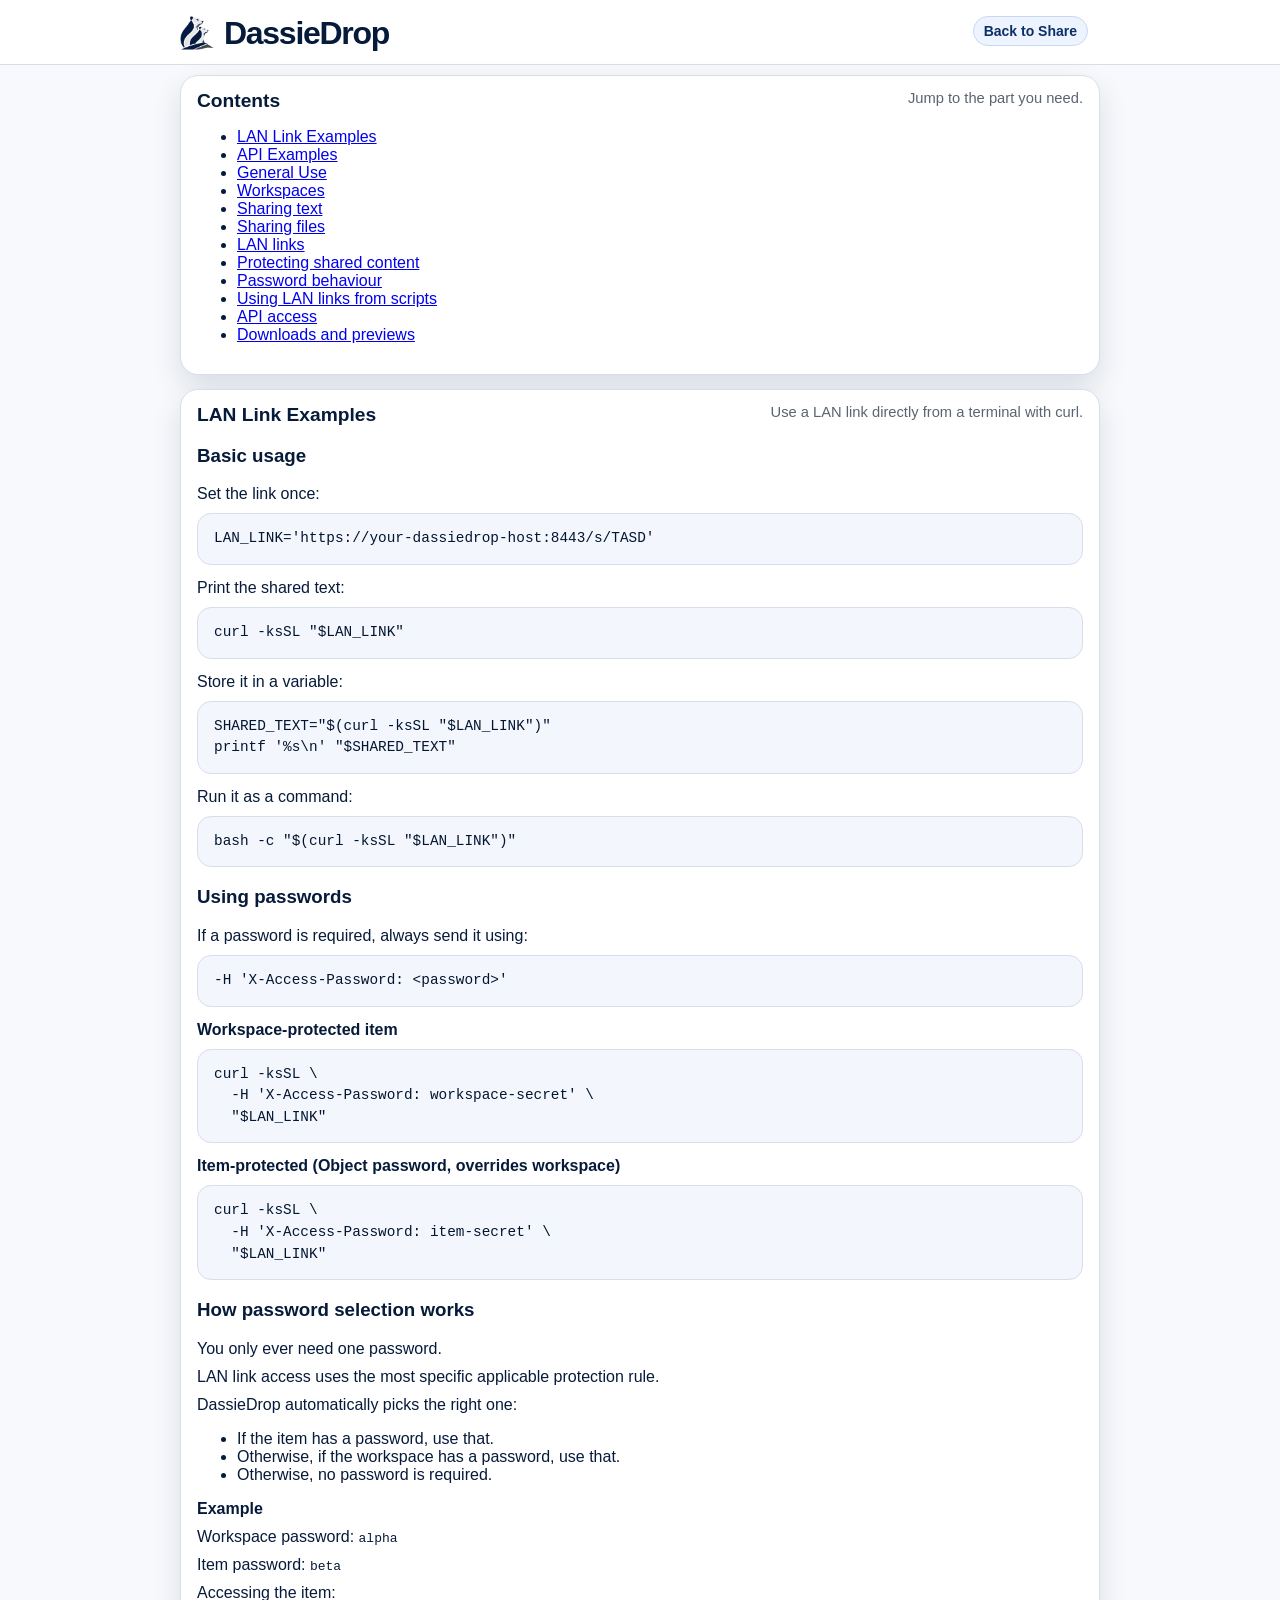
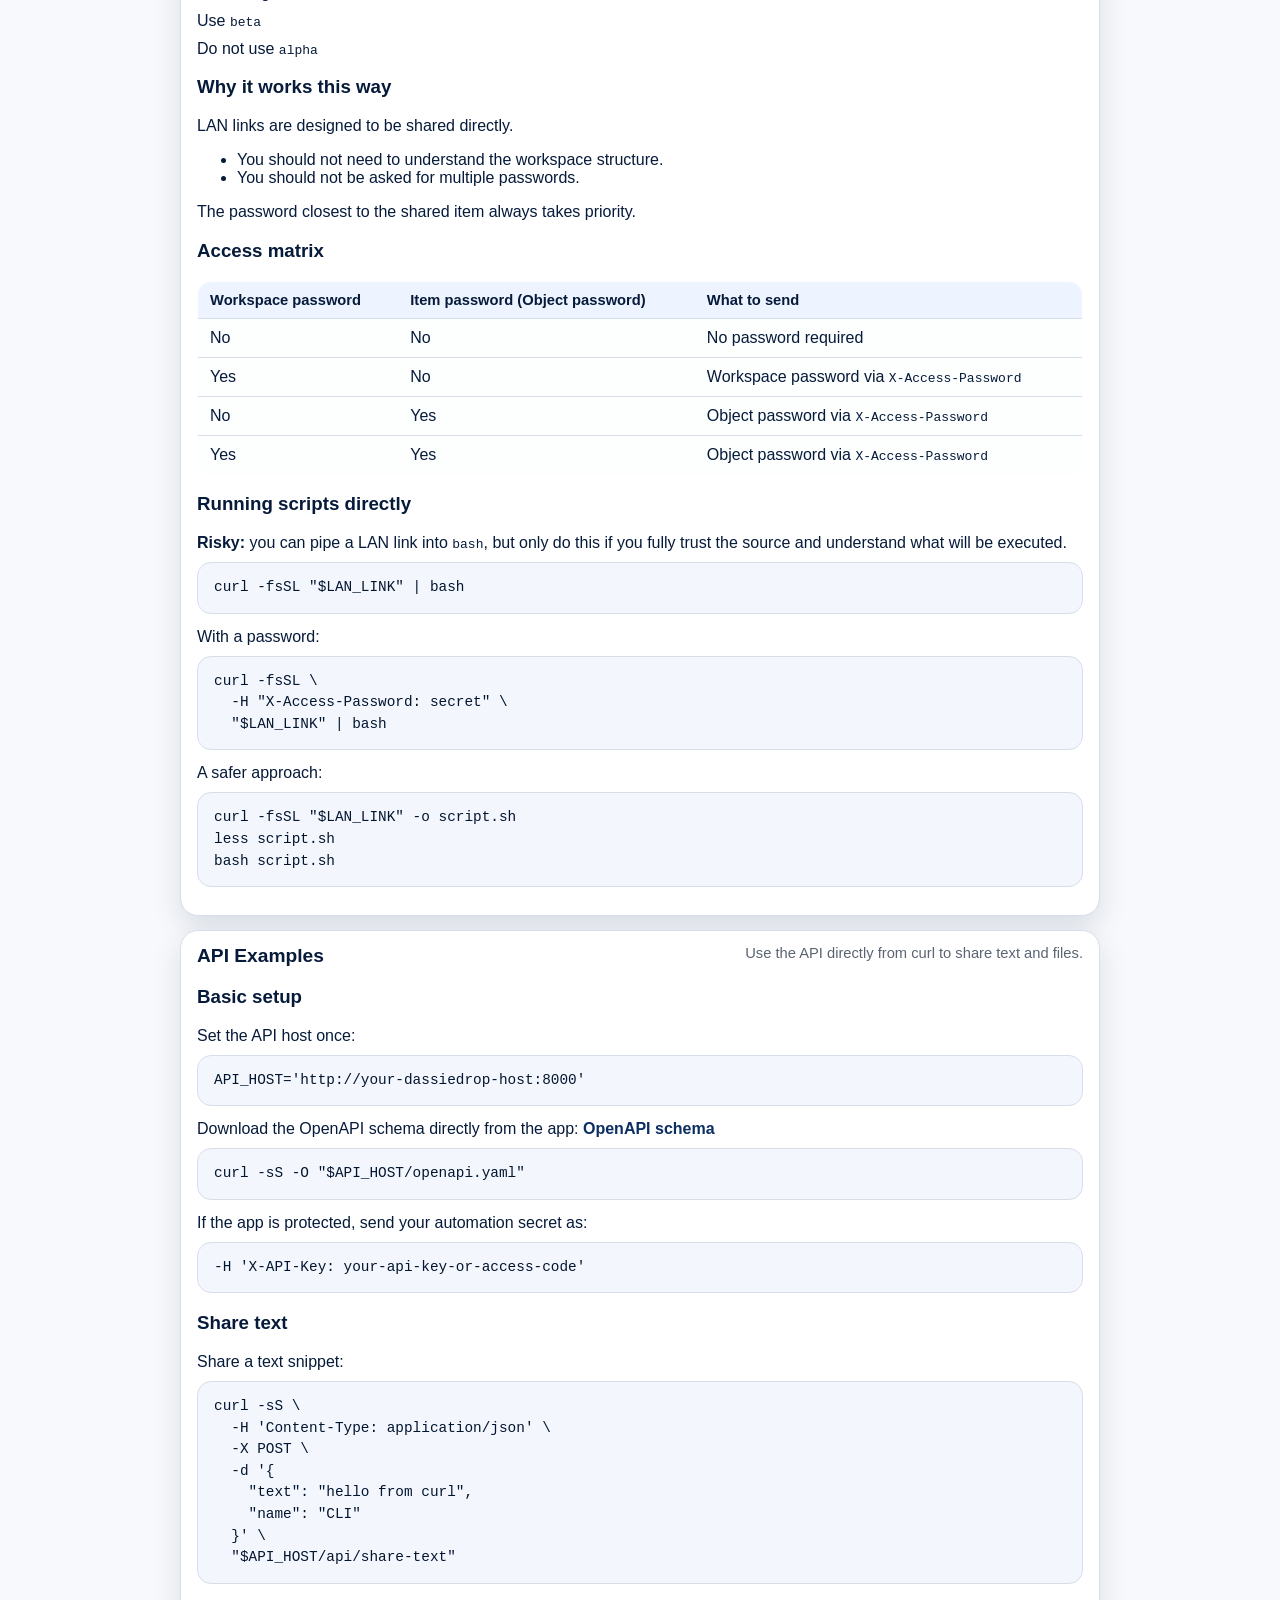
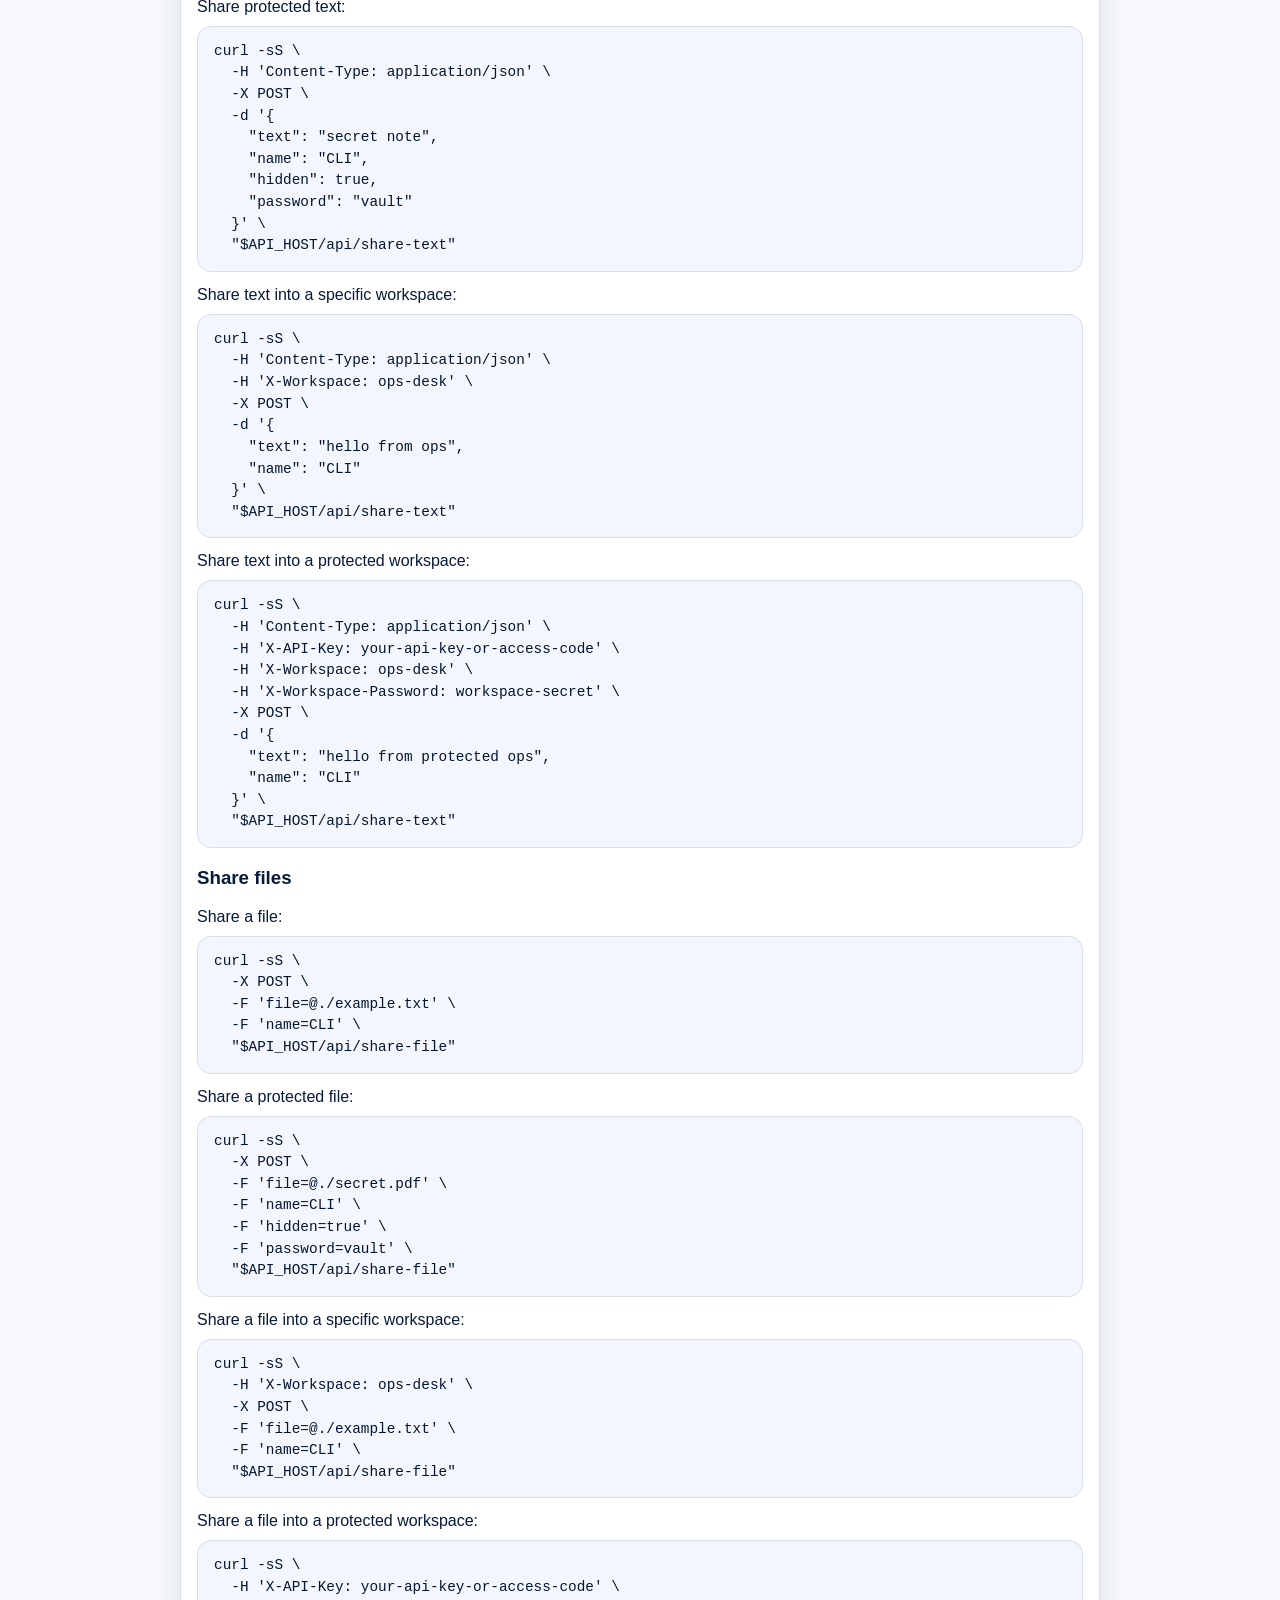
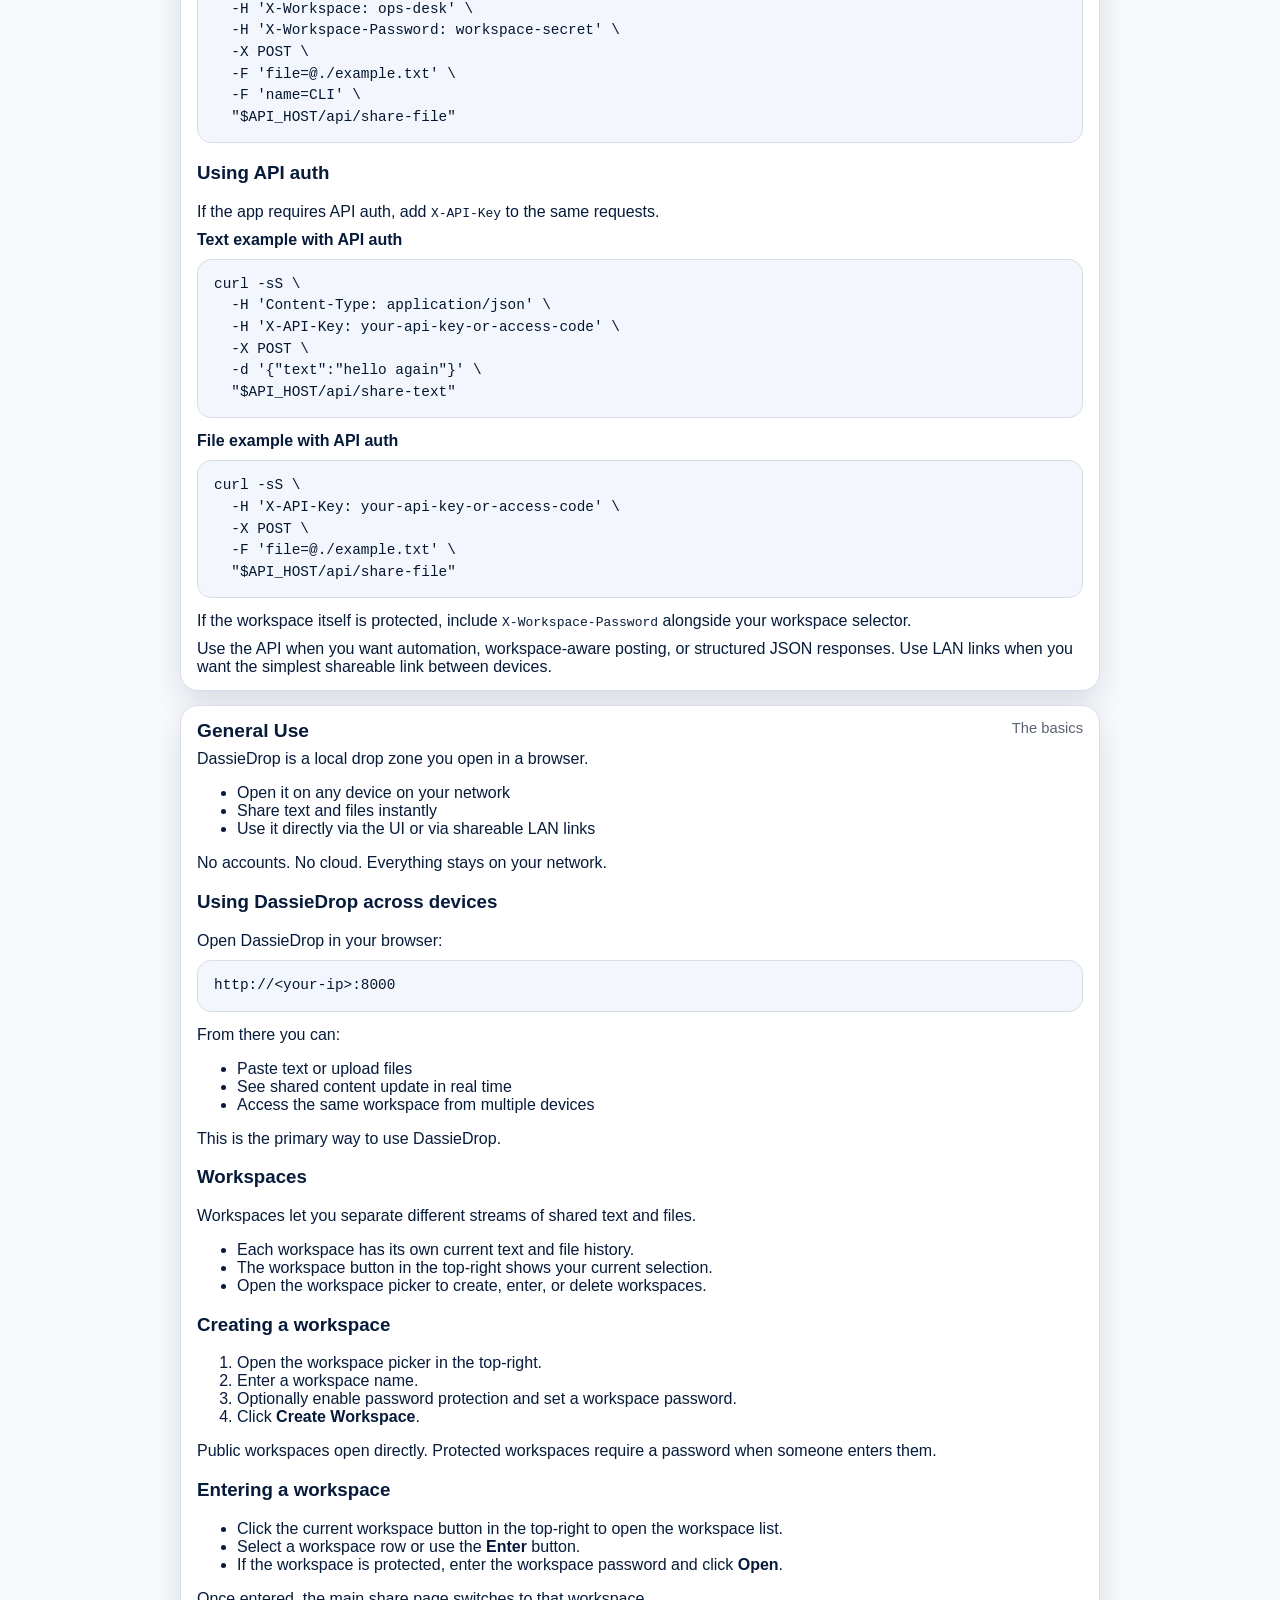
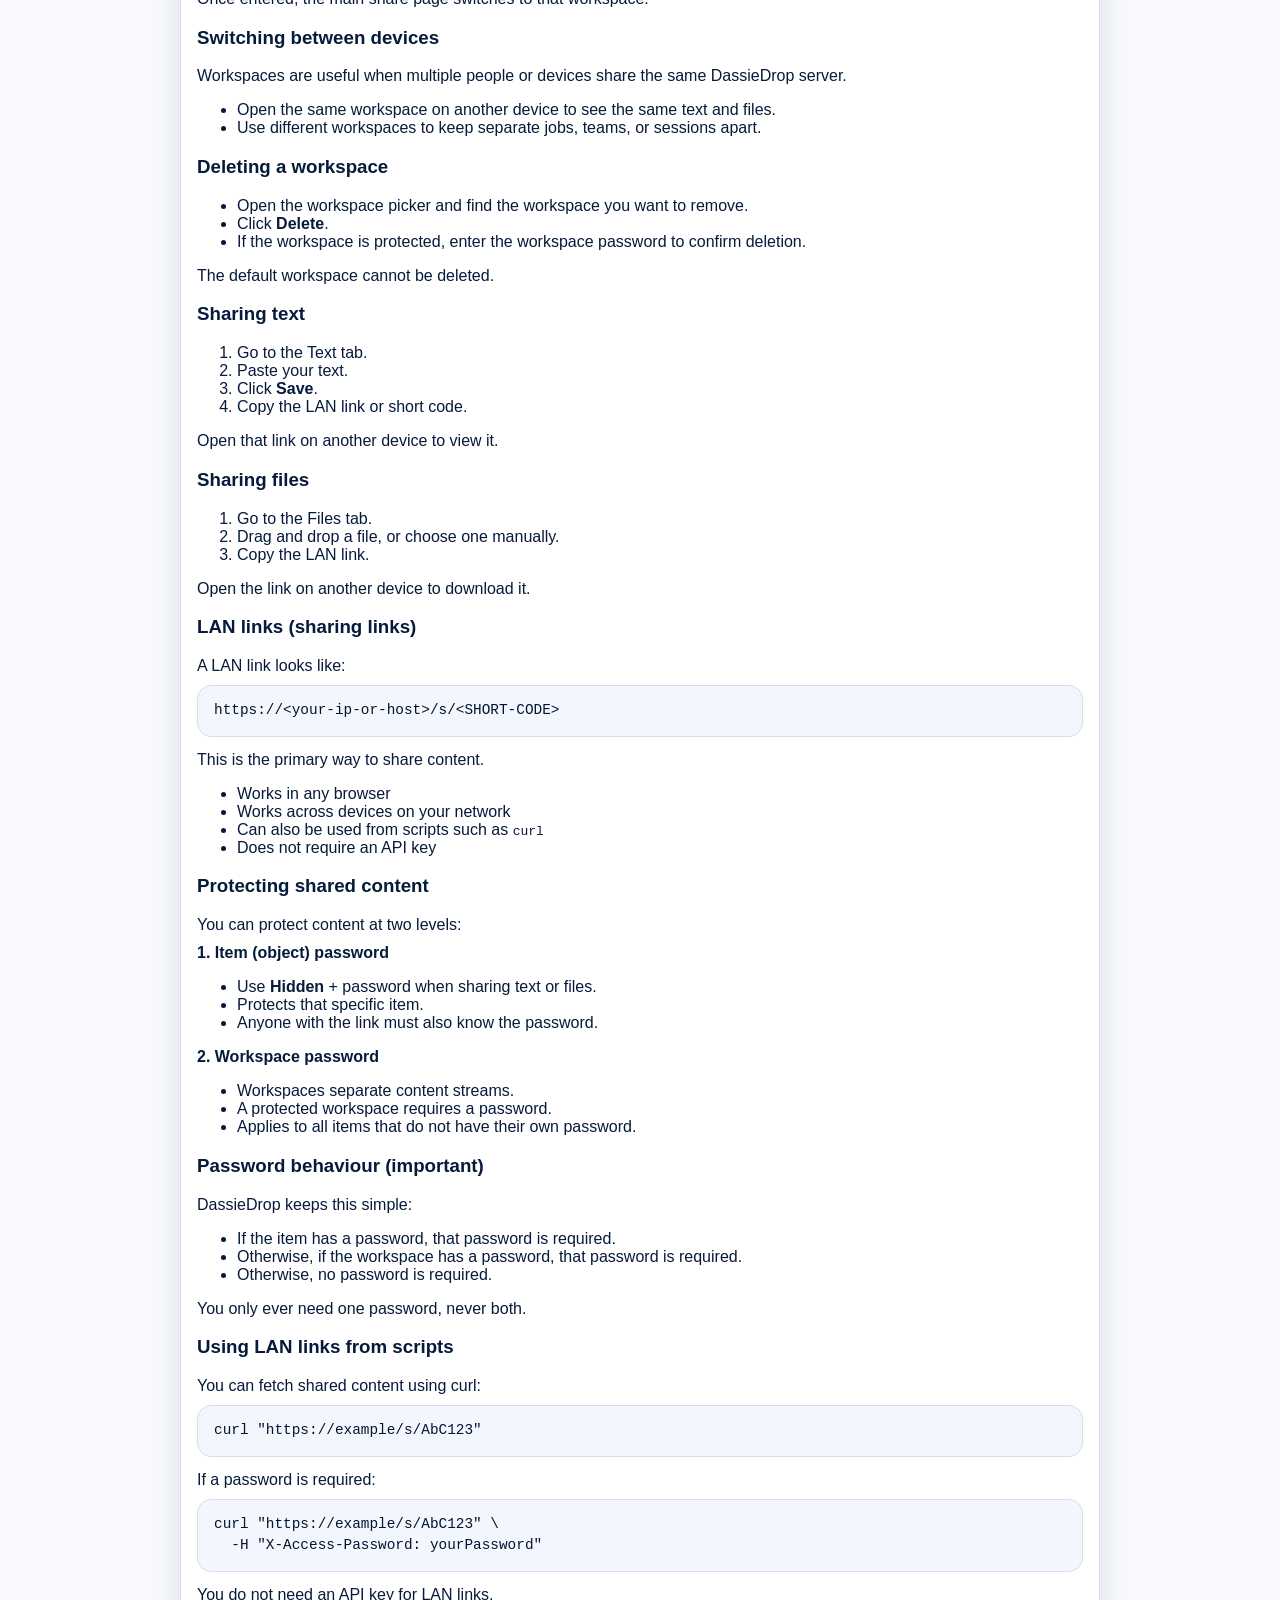
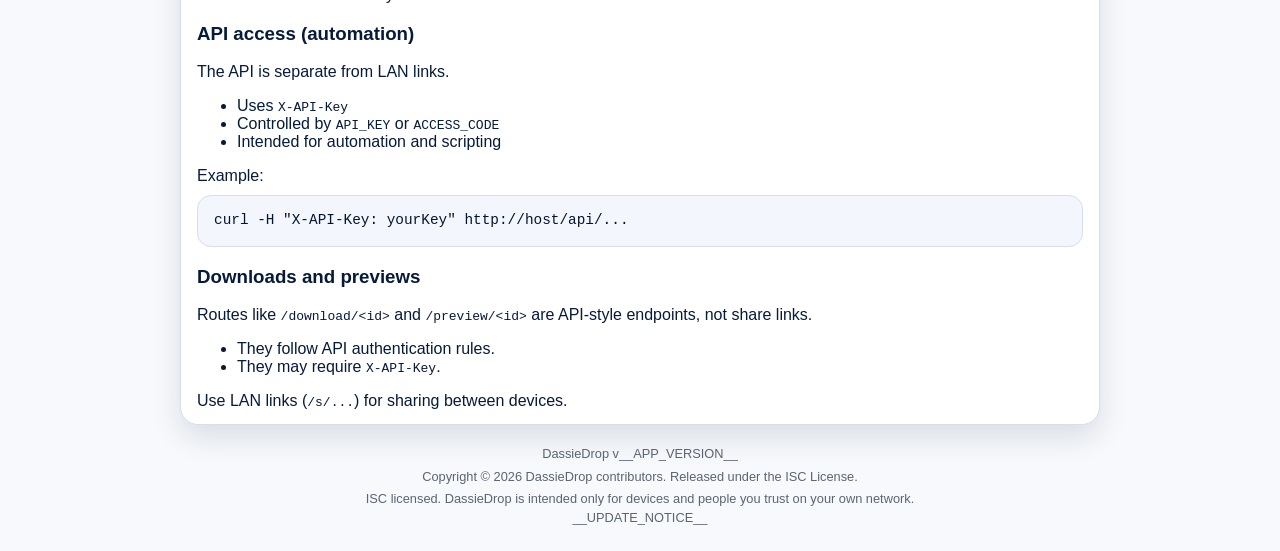
<file: templates/help.html>
<!doctype html>
<html lang="en">
<head>
  <meta charset="utf-8">
  <meta name="viewport" content="width=device-width, initial-scale=1">
  <title>DassieDrop Help</title>
  <meta name="dassiedrop-csrf-token" content="__CSRF_TOKEN__">
  <link rel="icon" type="image/png" href="/assets/DassieDrop-dassie-icon.png">
  <link rel="stylesheet" href="/assets/app.css">
</head>
<body>
<div class="header-bar">
  <main class="shell shell-header">
    <section class="hero">
      <div class="hero-top">
        <div class="hero-copy">
          <div class="hero-title-row hero-title-row-workspace">
            <div class="hero-brand-row">
              <a class="hero-brand-link" href="https://github.com/vossie/DassieDrop" target="_blank" rel="noreferrer">
                <img class="hero-mark" src="/assets/DassieDrop-dassie-icon.png" alt="">
                <span class="hero-title-text">DassieDrop</span>
              </a>
            </div>
            <div class="workspace-selector-wrap">
              <a class="workspace-pill" href="/" aria-label="Back to main share page" title="Back to main share page">
                <span class="workspace-pill-label">Back to Share</span>
              </a>
            </div>
          </div>
          <h1 class="sr-only">DassieDrop Help</h1>
        </div>
      </div>
    </section>
  </main>
</div>

<main class="shell">
  <section class="grid">
    <article class="panel tab-panel help-panel">
      <div class="panel-title help-panel-title">
        <h2>Contents</h2>
        <div class="meta">Jump to the part you need.</div>
      </div>
      <div class="help-copy">
        <ul>
          <li><a href="#lan-link-examples">LAN Link Examples</a></li>
          <li><a href="#api-examples">API Examples</a></li>
          <li><a href="#general-use">General Use</a></li>
          <li><a href="#workspaces">Workspaces</a></li>
          <li><a href="#sharing-text">Sharing text</a></li>
          <li><a href="#sharing-files">Sharing files</a></li>
          <li><a href="#lan-links">LAN links</a></li>
          <li><a href="#protecting-shared-content">Protecting shared content</a></li>
          <li><a href="#password-behaviour">Password behaviour</a></li>
          <li><a href="#using-lan-links-from-scripts">Using LAN links from scripts</a></li>
          <li><a href="#api-access">API access</a></li>
          <li><a href="#downloads-and-previews">Downloads and previews</a></li>
        </ul>
      </div>
    </article>

    <article id="lan-link-examples" class="panel tab-panel help-panel">
      <div class="panel-title help-panel-title">
        <h2>LAN Link Examples</h2>
        <div class="meta">Use a LAN link directly from a terminal with curl.</div>
      </div>
      <div class="help-copy">
        <h3>Basic usage</h3>
        <p>Set the link once:</p>
        <pre class="help-code"><code>LAN_LINK='https://your-dassiedrop-host:8443/s/TASD'</code></pre>

        <p>Print the shared text:</p>
        <pre class="help-code"><code>curl -ksSL "$LAN_LINK"</code></pre>

        <p>Store it in a variable:</p>
        <pre class="help-code"><code>SHARED_TEXT="$(curl -ksSL "$LAN_LINK")"
printf '%s\n' "$SHARED_TEXT"</code></pre>

        <p>Run it as a command:</p>
        <pre class="help-code"><code>bash -c "$(curl -ksSL "$LAN_LINK")"</code></pre>

        <h3>Using passwords</h3>
        <p>If a password is required, always send it using:</p>
        <pre class="help-code"><code>-H 'X-Access-Password: &lt;password&gt;'</code></pre>

        <p><strong>Workspace-protected item</strong></p>
        <pre class="help-code"><code>curl -ksSL \
  -H 'X-Access-Password: workspace-secret' \
  "$LAN_LINK"</code></pre>

        <p><strong>Item-protected (Object password, overrides workspace)</strong></p>
        <pre class="help-code"><code>curl -ksSL \
  -H 'X-Access-Password: item-secret' \
  "$LAN_LINK"</code></pre>

        <h3>How password selection works</h3>
        <p>You only ever need one password.</p>
        <p>LAN link access uses the most specific applicable protection rule.</p>
        <p>DassieDrop automatically picks the right one:</p>
        <ul>
          <li>If the item has a password, use that.</li>
          <li>Otherwise, if the workspace has a password, use that.</li>
          <li>Otherwise, no password is required.</li>
        </ul>

        <p><strong>Example</strong></p>
        <p>Workspace password: <code>alpha</code></p>
        <p>Item password: <code>beta</code></p>
        <p>Accessing the item:</p>
        <p>Use <code>beta</code></p>
        <p>Do not use <code>alpha</code></p>

        <h3>Why it works this way</h3>
        <p>LAN links are designed to be shared directly.</p>
        <ul>
          <li>You should not need to understand the workspace structure.</li>
          <li>You should not be asked for multiple passwords.</li>
        </ul>
        <p>The password closest to the shared item always takes priority.</p>

        <h3>Access matrix</h3>
        <table class="help-table">
          <thead>
            <tr>
              <th>Workspace password</th>
              <th>Item password (Object password)</th>
              <th>What to send</th>
            </tr>
          </thead>
          <tbody>
            <tr>
              <td>No</td>
              <td>No</td>
              <td>No password required</td>
            </tr>
            <tr>
              <td>Yes</td>
              <td>No</td>
              <td>Workspace password via <code>X-Access-Password</code></td>
            </tr>
            <tr>
              <td>No</td>
              <td>Yes</td>
              <td>Object password via <code>X-Access-Password</code></td>
            </tr>
            <tr>
              <td>Yes</td>
              <td>Yes</td>
              <td>Object password via <code>X-Access-Password</code></td>
            </tr>
          </tbody>
        </table>

        <h3>Running scripts directly</h3>
        <p><strong>Risky:</strong> you can pipe a LAN link into <code>bash</code>, but only do this if you fully trust the source and understand what will be executed.</p>
        <pre class="help-code"><code>curl -fsSL "$LAN_LINK" | bash</code></pre>

        <p>With a password:</p>
        <pre class="help-code"><code>curl -fsSL \
  -H "X-Access-Password: secret" \
  "$LAN_LINK" | bash</code></pre>

        <p>A safer approach:</p>
        <pre class="help-code"><code>curl -fsSL "$LAN_LINK" -o script.sh
less script.sh
bash script.sh</code></pre>
      </div>
    </article>

    <article id="api-examples" class="panel tab-panel help-panel">
      <div class="panel-title help-panel-title">
        <h2>API Examples</h2>
        <div class="meta">Use the API directly from curl to share text and files.</div>
      </div>
      <div class="help-copy">
        <h3>Basic setup</h3>
        <p>Set the API host once:</p>
        <pre class="help-code"><code>API_HOST='http://your-dassiedrop-host:8000'</code></pre>

        <p>Download the OpenAPI schema directly from the app: <a class="footer-link" href="/openapi.yaml">OpenAPI schema</a></p>
        <pre class="help-code"><code>curl -sS -O "$API_HOST/openapi.yaml"</code></pre>

        <p>If the app is protected, send your automation secret as:</p>
        <pre class="help-code"><code>-H 'X-API-Key: your-api-key-or-access-code'</code></pre>

        <h3>Share text</h3>
        <p>Share a text snippet:</p>
        <pre class="help-code"><code>curl -sS \
  -H 'Content-Type: application/json' \
  -X POST \
  -d '{
    "text": "hello from curl",
    "name": "CLI"
  }' \
  "$API_HOST/api/share-text"</code></pre>

        <p>Share protected text:</p>
        <pre class="help-code"><code>curl -sS \
  -H 'Content-Type: application/json' \
  -X POST \
  -d '{
    "text": "secret note",
    "name": "CLI",
    "hidden": true,
    "password": "vault"
  }' \
  "$API_HOST/api/share-text"</code></pre>

        <p>Share text into a specific workspace:</p>
        <pre class="help-code"><code>curl -sS \
  -H 'Content-Type: application/json' \
  -H 'X-Workspace: ops-desk' \
  -X POST \
  -d '{
    "text": "hello from ops",
    "name": "CLI"
  }' \
  "$API_HOST/api/share-text"</code></pre>

        <p>Share text into a protected workspace:</p>
        <pre class="help-code"><code>curl -sS \
  -H 'Content-Type: application/json' \
  -H 'X-API-Key: your-api-key-or-access-code' \
  -H 'X-Workspace: ops-desk' \
  -H 'X-Workspace-Password: workspace-secret' \
  -X POST \
  -d '{
    "text": "hello from protected ops",
    "name": "CLI"
  }' \
  "$API_HOST/api/share-text"</code></pre>

        <h3>Share files</h3>
        <p>Share a file:</p>
        <pre class="help-code"><code>curl -sS \
  -X POST \
  -F 'file=@./example.txt' \
  -F 'name=CLI' \
  "$API_HOST/api/share-file"</code></pre>

        <p>Share a protected file:</p>
        <pre class="help-code"><code>curl -sS \
  -X POST \
  -F 'file=@./secret.pdf' \
  -F 'name=CLI' \
  -F 'hidden=true' \
  -F 'password=vault' \
  "$API_HOST/api/share-file"</code></pre>

        <p>Share a file into a specific workspace:</p>
        <pre class="help-code"><code>curl -sS \
  -H 'X-Workspace: ops-desk' \
  -X POST \
  -F 'file=@./example.txt' \
  -F 'name=CLI' \
  "$API_HOST/api/share-file"</code></pre>

        <p>Share a file into a protected workspace:</p>
        <pre class="help-code"><code>curl -sS \
  -H 'X-API-Key: your-api-key-or-access-code' \
  -H 'X-Workspace: ops-desk' \
  -H 'X-Workspace-Password: workspace-secret' \
  -X POST \
  -F 'file=@./example.txt' \
  -F 'name=CLI' \
  "$API_HOST/api/share-file"</code></pre>

        <h3>Using API auth</h3>
        <p>If the app requires API auth, add <code>X-API-Key</code> to the same requests.</p>

        <p><strong>Text example with API auth</strong></p>
        <pre class="help-code"><code>curl -sS \
  -H 'Content-Type: application/json' \
  -H 'X-API-Key: your-api-key-or-access-code' \
  -X POST \
  -d '{"text":"hello again"}' \
  "$API_HOST/api/share-text"</code></pre>

        <p><strong>File example with API auth</strong></p>
        <pre class="help-code"><code>curl -sS \
  -H 'X-API-Key: your-api-key-or-access-code' \
  -X POST \
  -F 'file=@./example.txt' \
  "$API_HOST/api/share-file"</code></pre>

        <p>If the workspace itself is protected, include <code>X-Workspace-Password</code> alongside your workspace selector.</p>
        <p>Use the API when you want automation, workspace-aware posting, or structured JSON responses. Use LAN links when you want the simplest shareable link between devices.</p>
      </div>
    </article>

    <article id="general-use" class="panel tab-panel help-panel">
      <div class="panel-title help-panel-title">
        <h2>General Use</h2>
        <div class="meta">The basics</div>
      </div>
      <div class="help-copy">
        <p>DassieDrop is a local drop zone you open in a browser.</p>
        <ul>
          <li>Open it on any device on your network</li>
          <li>Share text and files instantly</li>
          <li>Use it directly via the UI or via shareable LAN links</li>
        </ul>
        <p>No accounts. No cloud. Everything stays on your network.</p>

        <h3>Using DassieDrop across devices</h3>
        <p>Open DassieDrop in your browser:</p>
        <pre class="help-code"><code>http://&lt;your-ip&gt;:8000</code></pre>
        <p>From there you can:</p>
        <ul>
          <li>Paste text or upload files</li>
          <li>See shared content update in real time</li>
          <li>Access the same workspace from multiple devices</li>
        </ul>
        <p>This is the primary way to use DassieDrop.</p>

        <h3 id="workspaces">Workspaces</h3>
        <p>Workspaces let you separate different streams of shared text and files.</p>
        <ul>
          <li>Each workspace has its own current text and file history.</li>
          <li>The workspace button in the top-right shows your current selection.</li>
          <li>Open the workspace picker to create, enter, or delete workspaces.</li>
        </ul>

        <h3>Creating a workspace</h3>
        <ol>
          <li>Open the workspace picker in the top-right.</li>
          <li>Enter a workspace name.</li>
          <li>Optionally enable password protection and set a workspace password.</li>
          <li>Click <strong>Create Workspace</strong>.</li>
        </ol>
        <p>Public workspaces open directly. Protected workspaces require a password when someone enters them.</p>

        <h3>Entering a workspace</h3>
        <ul>
          <li>Click the current workspace button in the top-right to open the workspace list.</li>
          <li>Select a workspace row or use the <strong>Enter</strong> button.</li>
          <li>If the workspace is protected, enter the workspace password and click <strong>Open</strong>.</li>
        </ul>
        <p>Once entered, the main share page switches to that workspace.</p>

        <h3>Switching between devices</h3>
        <p>Workspaces are useful when multiple people or devices share the same DassieDrop server.</p>
        <ul>
          <li>Open the same workspace on another device to see the same text and files.</li>
          <li>Use different workspaces to keep separate jobs, teams, or sessions apart.</li>
        </ul>

        <h3>Deleting a workspace</h3>
        <ul>
          <li>Open the workspace picker and find the workspace you want to remove.</li>
          <li>Click <strong>Delete</strong>.</li>
          <li>If the workspace is protected, enter the workspace password to confirm deletion.</li>
        </ul>
        <p>The default workspace cannot be deleted.</p>

        <h3 id="sharing-text">Sharing text</h3>
        <ol>
          <li>Go to the Text tab.</li>
          <li>Paste your text.</li>
          <li>Click <strong>Save</strong>.</li>
          <li>Copy the LAN link or short code.</li>
        </ol>
        <p>Open that link on another device to view it.</p>

        <h3 id="sharing-files">Sharing files</h3>
        <ol>
          <li>Go to the Files tab.</li>
          <li>Drag and drop a file, or choose one manually.</li>
          <li>Copy the LAN link.</li>
        </ol>
        <p>Open the link on another device to download it.</p>

        <h3 id="lan-links">LAN links (sharing links)</h3>
        <p>A LAN link looks like:</p>
        <pre class="help-code"><code>https://&lt;your-ip-or-host&gt;/s/&lt;SHORT-CODE&gt;</code></pre>
        <p>This is the primary way to share content.</p>
        <ul>
          <li>Works in any browser</li>
          <li>Works across devices on your network</li>
          <li>Can also be used from scripts such as <code>curl</code></li>
          <li>Does not require an API key</li>
        </ul>

        <h3 id="protecting-shared-content">Protecting shared content</h3>
        <p>You can protect content at two levels:</p>
        <p><strong>1. Item (object) password</strong></p>
        <ul>
          <li>Use <strong>Hidden</strong> + password when sharing text or files.</li>
          <li>Protects that specific item.</li>
          <li>Anyone with the link must also know the password.</li>
        </ul>
        <p><strong>2. Workspace password</strong></p>
        <ul>
          <li>Workspaces separate content streams.</li>
          <li>A protected workspace requires a password.</li>
          <li>Applies to all items that do not have their own password.</li>
        </ul>

        <h3 id="password-behaviour">Password behaviour (important)</h3>
        <p>DassieDrop keeps this simple:</p>
        <ul>
          <li>If the item has a password, that password is required.</li>
          <li>Otherwise, if the workspace has a password, that password is required.</li>
          <li>Otherwise, no password is required.</li>
        </ul>
        <p>You only ever need one password, never both.</p>

        <h3 id="using-lan-links-from-scripts">Using LAN links from scripts</h3>
        <p>You can fetch shared content using curl:</p>
        <pre class="help-code"><code>curl "https://example/s/AbC123"</code></pre>
        <p>If a password is required:</p>
        <pre class="help-code"><code>curl "https://example/s/AbC123" \
  -H "X-Access-Password: yourPassword"</code></pre>
        <p>You do not need an API key for LAN links.</p>

        <h3 id="api-access">API access (automation)</h3>
        <p>The API is separate from LAN links.</p>
        <ul>
          <li>Uses <code>X-API-Key</code></li>
          <li>Controlled by <code>API_KEY</code> or <code>ACCESS_CODE</code></li>
          <li>Intended for automation and scripting</li>
        </ul>
        <p>Example:</p>
        <pre class="help-code"><code>curl -H "X-API-Key: yourKey" http://host/api/...</code></pre>

        <h3 id="downloads-and-previews">Downloads and previews</h3>
        <p>Routes like <code>/download/&lt;id&gt;</code> and <code>/preview/&lt;id&gt;</code> are API-style endpoints, not share links.</p>
        <ul>
          <li>They follow API authentication rules.</li>
          <li>They may require <code>X-API-Key</code>.</li>
        </ul>
        <p>Use LAN links (<code>/s/...</code>) for sharing between devices.</p>
      </div>
    </article>
  </section>

  <footer class="app-footer" aria-label="Licensing and privacy notice">
    <p class="footer-line">
      DassieDrop v__APP_VERSION__
    </p>
    <p class="footer-line">
      Copyright © 2026 DassieDrop contributors. Released under the ISC License.
    </p>
    <p class="footer-line">
      ISC licensed. DassieDrop is intended only for devices and people you trust on your own network.
    </p>
    __UPDATE_NOTICE__
  </footer>
</main>
</body>
</html>
</file>
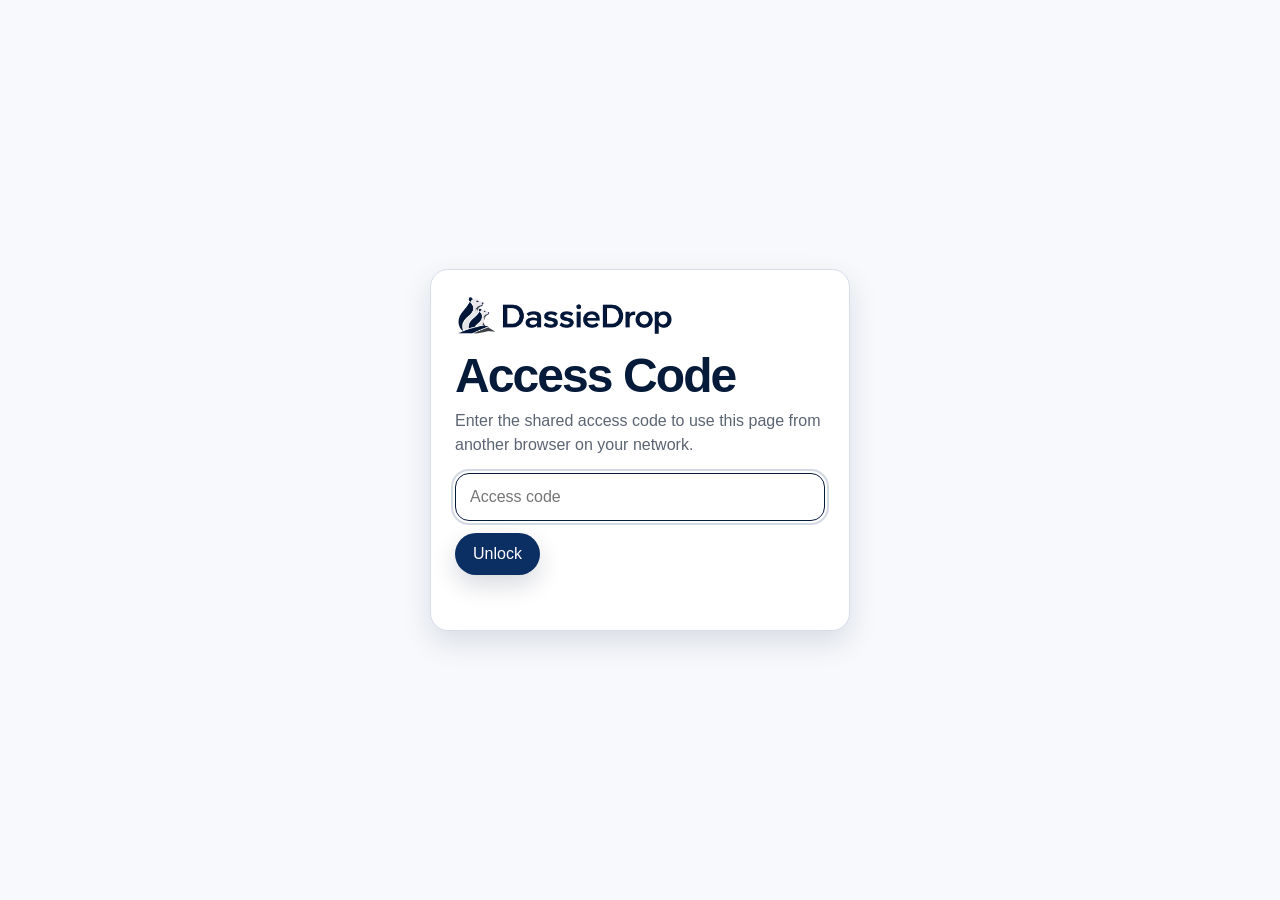
<file: templates/login.html>
<!doctype html>
<html lang="en">
<head>
  <meta charset="utf-8">
  <meta name="viewport" content="width=device-width, initial-scale=1">
  <title>DassieDrop Login</title>
  <link rel="icon" type="image/png" href="/assets/DassieDrop-dassie-icon.png">
  <link rel="stylesheet" href="/assets/login.css">
</head>
<body>
<main class="card">
  <img class="login-brand" src="/assets/dassiedrop_horizontal_tight.png" alt="DassieDrop">
  <h1>Access Code</h1>
  <p>Enter the shared access code to use this page from another browser on your network.</p>
  <input id="accessCode" type="password" placeholder="Access code" autofocus>
  <button id="loginBtn" type="button">Unlock</button>
  <div class="error" id="loginStatus"></div>
</main>
<script src="/assets/login.js"></script>
</body>
</html>
</file>
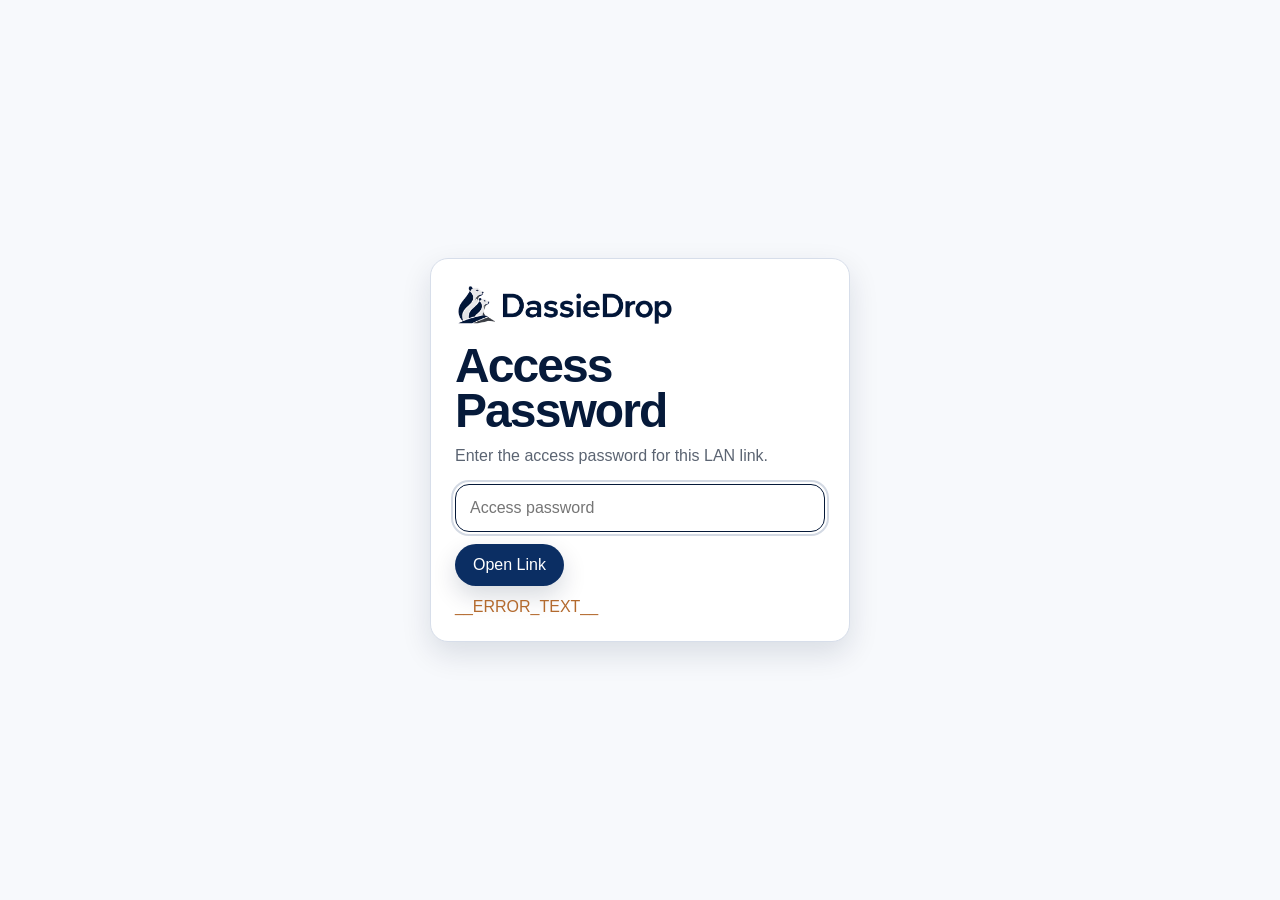
<file: templates/share-access.html>
<!doctype html>
<html lang="en">
<head>
  <meta charset="utf-8">
  <meta name="viewport" content="width=device-width, initial-scale=1">
  <title>DassieDrop Access</title>
  <link rel="icon" type="image/png" href="/assets/DassieDrop-dassie-icon.png">
  <link rel="stylesheet" href="/assets/login.css">
</head>
<body>
<main class="card">
  <img class="login-brand" src="/assets/dassiedrop_horizontal_tight.png" alt="DassieDrop">
  <h1>Access Password</h1>
  <p>Enter the access password for this LAN link.</p>
  <form method="post" action="/s/__SHORT_CODE__">
    <input name="access_password" type="password" placeholder="Access password" autofocus>
    <button type="submit">Open Link</button>
  </form>
  <div class="error">__ERROR_TEXT__</div>
</main>
</body>
</html>
</file>
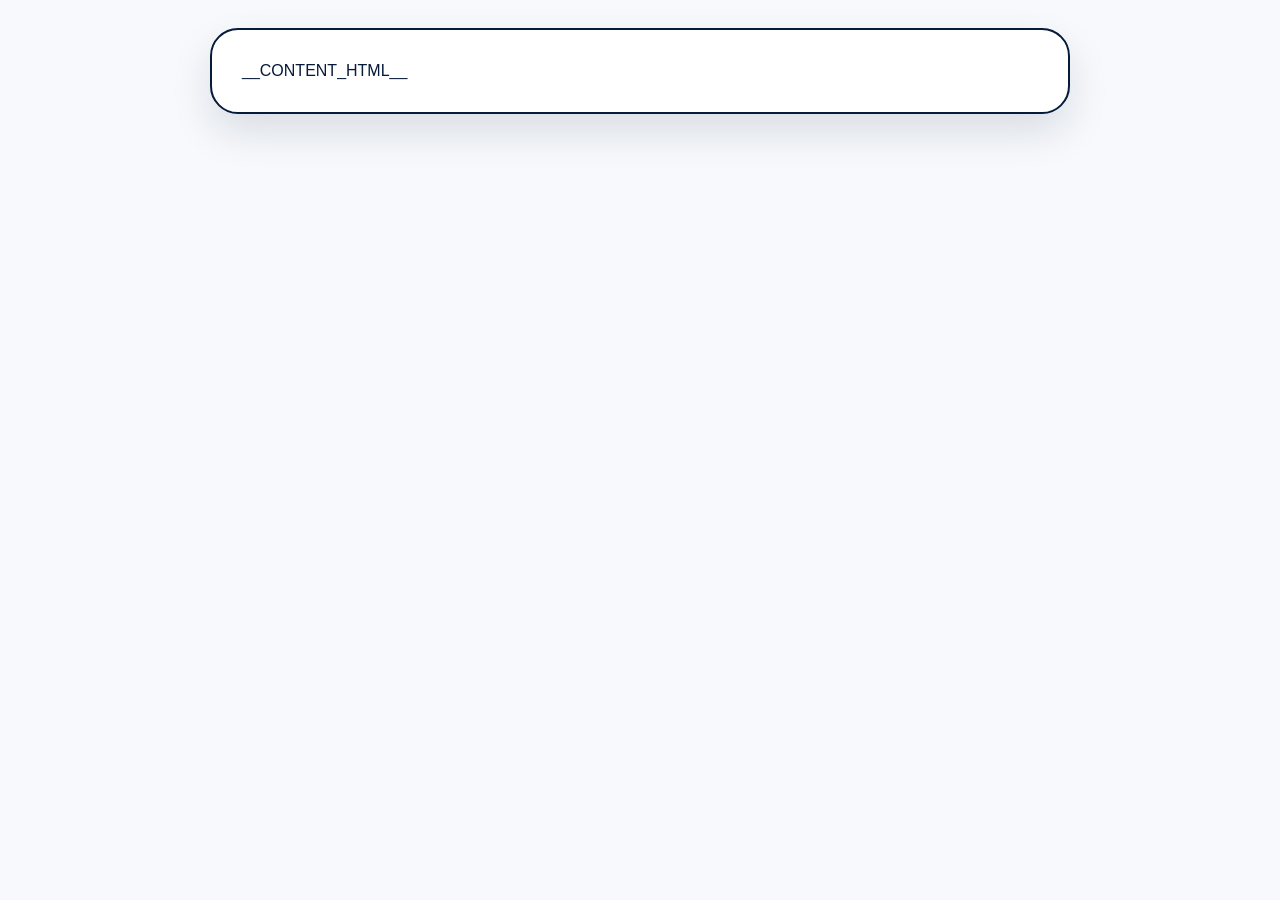
<file: templates/shared-rich-text.html>
<!doctype html>
<html lang="en">
<head>
  <meta charset="utf-8">
  <meta name="viewport" content="width=device-width, initial-scale=1">
  <title>LanDrop Shared Text</title>
  <link rel="stylesheet" href="/assets/shared-rich-text.css">
</head>
<body>
<main>
  <article>__CONTENT_HTML__</article>
</main>
</body>
</html>
</file>
<file: assets/app.css>
:root {
  --bg: #f7f9fc;
  --panel: #ffffff;
  --ink: #061a3a;
  --muted: #5b6472;
  --line: #d7deea;
  --accent: #0b2e63;
  --accent-strong: #061a3a;
  --danger: #b36a2e;
  --shadow: rgba(6, 26, 58, 0.12);
  --ring: #0b2e63;
}
* { box-sizing: border-box; }
body {
  margin: 0;
  font-family: Inter, Manrope, "SF Pro Display", "Segoe UI", sans-serif;
  background: var(--bg);
  color: var(--ink);
}
.header-bar {
  background: #ffffff;
  border-bottom: 1px solid var(--line);
}
.shell {
  max-width: 1100px;
  margin: 0 auto;
  padding: 24px;
}
main.shell {
  padding-top: 10px;
}
.shell-header {
  padding-top: 16px;
  padding-bottom: 16px;
}
.hero {
  padding: 4px 0 0;
  max-width: 920px;
  margin: 0 auto;
}
.hero-top {
  display: flex;
  align-items: center;
  justify-content: flex-start;
  gap: 12px 20px;
  flex-wrap: nowrap;
}
.hero-copy {
  flex: 1 1 auto;
  min-width: 0;
}
.hero-title-row {
  display: flex;
  align-items: center;
  gap: 12px;
  min-width: 0;
  flex-wrap: nowrap;
  width: 100%;
}
.hero-title-row-workspace {
  display: grid;
  grid-template-columns: auto minmax(0, 1fr) auto;
  align-items: center;
  column-gap: 12px;
}
.hero-brand-row {
  display: inline-flex;
  align-items: center;
  gap: 12px;
  flex: 0 0 auto;
  min-width: 0;
}
.header-actions {
  display: inline-flex;
  align-items: center;
  justify-self: end;
  gap: 10px;
  min-width: 0;
}
.hero-mark {
  display: block;
  width: 34px;
  height: 34px;
  object-fit: contain;
  flex: 0 0 auto;
}
.hero-title-text {
  display: inline-block;
  font-size: clamp(1.4rem, 2.6vw, 2rem);
  font-weight: 700;
  letter-spacing: -0.04em;
  line-height: 1;
  color: var(--ink);
}
h1 {
  margin: 0;
  font-size: clamp(1.35rem, 3vw, 2.15rem);
  line-height: 1;
  letter-spacing: -0.04em;
}
.sr-only {
  position: absolute;
  width: 1px;
  height: 1px;
  padding: 0;
  margin: -1px;
  overflow: hidden;
  clip: rect(0, 0, 0, 0);
  white-space: nowrap;
  border: 0;
}
.subhead {
  flex: 1 1 auto;
  min-width: 0;
  color: var(--muted);
  font-size: 0.94rem;
  line-height: 1.35;
  margin: 0;
  margin-left: auto;
  padding-top: 0;
  white-space: nowrap;
  text-align: right;
}
.hero-title-row-workspace .subhead {
  text-align: center;
}
.hero-input-row {
  flex: 0 1 280px;
}
.tabs .hero-input-row {
  flex: 0 1 280px;
}
.tabs .hero-input-row .inline-input {
  width: 100%;
}
.grid {
  display: block;
}
.tabs {
  display: flex;
  align-items: center;
  gap: 10px;
  margin: 6px 0 12px;
  flex-wrap: wrap;
  max-width: 920px;
  margin-left: auto;
  margin-right: auto;
}
.tabs-panel {
  padding: 12px 16px;
}
.header-help-link {
  display: inline-flex;
  align-items: center;
  justify-content: center;
  width: 28px;
  height: 28px;
  border: 1px solid var(--line);
  border-radius: 999px;
  background: #eef2f7;
  color: var(--accent);
  text-decoration: none;
  font-size: 14px;
  font-weight: 700;
  line-height: 1;
  transition: background 120ms ease, border-color 120ms ease, color 120ms ease;
}
.header-help-link:hover {
  background: #e4ebf4;
  border-color: #c8d8f0;
}
.header-help-link:focus-visible {
  outline: 2px solid var(--ring);
  outline-offset: 2px;
}
.tab-btn {
  min-width: 120px;
  gap: 8px;
  box-shadow: none;
  background: #eef2f7;
  color: var(--ink);
  border: 1px solid var(--line);
}
.tab-btn.has-update::after {
  content: "";
  width: 10px;
  height: 10px;
  border-radius: 999px;
  background: #b36a2e;
  box-shadow: 0 0 0 3px rgba(179, 106, 46, 0.16);
  flex: 0 0 auto;
}
.tab-btn.active.has-update::after {
  background: #b36a2e;
  box-shadow: 0 0 0 3px rgba(255, 255, 255, 0.3);
}
.tab-btn:hover {
  background: #e4ebf4;
}
.tab-btn.active {
  background: var(--accent);
  color: #fff;
  border-color: transparent;
  box-shadow: 0 10px 24px rgba(6, 26, 58, 0.16);
}
.panel {
  background: var(--panel);
  border: 1px solid var(--line);
  border-radius: 18px;
  padding: 14px 16px;
  box-shadow: 0 12px 30px var(--shadow);
}
.panel.tab-panel.hidden {
  display: none;
}
.tab-panel {
  max-width: 920px;
  margin: 0 auto 14px;
}
.hero-brand-link {
  display: inline-flex;
  align-items: center;
  gap: 10px;
  flex: 0 0 auto;
  line-height: 1;
  text-decoration: none;
  color: inherit;
  transform: translateY(2px);
}
.workspace-pill {
  display: inline-flex;
  align-items: center;
  justify-content: center;
  gap: 6px;
  min-height: 30px;
  padding: 4px 10px;
  border-radius: 999px;
  border: 1px solid #c8d8f0;
  background: #eef4ff;
  color: #0b2f66;
  text-decoration: none;
  font-size: 14px;
  font-weight: 600;
  line-height: 1.2;
  box-shadow: none;
  transition: background 120ms ease, color 120ms ease, border-color 120ms ease;
  cursor: pointer;
  align-self: center;
  margin-left: auto;
  flex: 0 0 auto;
  max-width: 100%;
}
.workspace-selector-wrap {
  position: relative;
  display: inline-flex;
  justify-self: end;
}
.workspace-pill-label {
  display: inline-block;
  min-width: 0;
  overflow: hidden;
  text-overflow: ellipsis;
  white-space: nowrap;
}
.workspace-selector-hint {
  position: absolute;
  right: 0;
  top: calc(100% + 10px);
  max-width: 220px;
  padding: 8px 10px;
  border-radius: 12px;
  background: #0b2f66;
  color: #fff;
  font-size: 0.82rem;
  line-height: 1.3;
  box-shadow: 0 12px 24px rgba(6, 26, 58, 0.22);
  z-index: 3;
  transition: opacity 180ms ease, transform 180ms ease;
}
.workspace-selector-hint::after {
  content: "";
  position: absolute;
  right: 16px;
  bottom: 100%;
  width: 10px;
  height: 10px;
  background: #0b2f66;
  transform: rotate(45deg) translateY(4px);
}
.workspace-selector-hint.fade-out {
  opacity: 0;
  transform: translateY(4px);
}
.workspace-pill:hover {
  background: #e2edff;
  color: #0b2f66;
  border-color: #c8d8f0;
}
.app-footer {
  max-width: 920px;
  margin: 4px auto 0;
  padding: 6px 4px 0;
  color: var(--muted);
  font-size: 0.8rem;
  line-height: 1.45;
  text-align: center;
}
.footer-line {
  margin: 0;
}
.footer-line + .footer-line {
  margin-top: 4px;
}
.footer-link {
  color: var(--accent);
  text-decoration: none;
  font-weight: 600;
}
.footer-link:hover {
  text-decoration: underline;
}

.update-available {
  color: #198754;
  font-weight: 700;
}
.panel h2 {
  margin: 0 0 6px;
  font-size: 1.2rem;
}
.meta {
  color: var(--muted);
  font-size: 0.92rem;
}
.panel-title {
  display: flex;
  align-items: baseline;
  justify-content: space-between;
  gap: 12px;
  margin-bottom: 8px;
}
.panel-title h2 {
  margin: 0;
}
.help-panel-title {
  align-items: flex-start;
}
.help-copy p {
  margin: 0 0 10px;
  color: var(--ink);
}
.help-copy p:last-child {
  margin-bottom: 0;
}
.help-code {
  margin: 0 0 14px;
  padding: 14px 16px;
  border: 1px solid var(--line);
  border-radius: 14px;
  background: #f3f7fd;
  color: #04152f;
  overflow-x: auto;
  font: 0.9rem/1.5 "SFMono-Regular", Consolas, "Liberation Mono", Menlo, monospace;
}
.help-code code {
  font: inherit;
  white-space: pre;
}
.help-table {
  width: 100%;
  margin: 0 0 14px;
  border-collapse: collapse;
  border: 1px solid var(--line);
  border-radius: 14px;
  overflow: hidden;
  background: #fdfefe;
}
.help-table th,
.help-table td {
  padding: 10px 12px;
  border-bottom: 1px solid var(--line);
  text-align: left;
  vertical-align: top;
}
.help-table th {
  background: #eef4ff;
  color: var(--accent-strong);
  font-size: 0.92rem;
}
.help-table tr:last-child td {
  border-bottom: 0;
}
.text-editor-wrap {
  position: relative;
}
textarea, .rich-editor {
  width: 100%;
  min-height: 120px;
  resize: vertical;
  border: 1px solid var(--line);
  border-radius: 14px;
  background: #fdfefe;
  padding: 14px;
  font: inherit;
  color: #04152f;
  box-shadow: 0 0 0 0 rgba(11, 46, 99, 0);
  transition: border-color 140ms ease, box-shadow 140ms ease, background 140ms ease;
}
#sharedText {
  border-color: rgba(6, 26, 58, 0.5);
  background: #fff4a82b;
  padding-right: 68px;
}
.text-editor-wrap.clipboard-read-unavailable #sharedText {
  padding-right: 14px;
}
.paste-send-btn {
  position: absolute;
  top: 10px;
  right: 10px;
  width: 44px;
  height: 44px;
  min-width: 44px;
  padding: 0;
  border-radius: 14px;
  background: #ffffff;
  color: var(--accent);
  border: 1px solid #bcc8d8;
  box-shadow: none;
  z-index: 1;
}
.text-editor-wrap.clipboard-read-unavailable .paste-send-btn {
  display: none;
}
.paste-send-btn:hover {
  background: #f4f7fb;
}
.paste-send-icon {
  display: block;
  width: 24px;
  height: 24px;
  object-fit: contain;
}
.rich-editor {
  overflow: auto;
  white-space: pre-wrap;
}
.rich-editor:empty::before {
  content: attr(data-placeholder);
  color: #8590a3;
}
textarea:focus, .rich-editor:focus, input:focus {
  outline: 0;
  border-color: var(--accent-strong);
  box-shadow: 0 0 0 2px rgba(11, 46, 99, 0.28), 0 0 24px rgba(11, 46, 99, 0.22);
}
button, .file-label, .file-link {
  display: inline-flex;
  align-items: center;
  justify-content: center;
  border: 0;
  border-radius: 999px;
  padding: 12px 18px;
  font: inherit;
  cursor: pointer;
  background: var(--accent);
  color: #fff;
  text-decoration: none;
  transition: transform 120ms ease, background 120ms ease;
  box-shadow: 0 10px 24px rgba(6, 26, 58, 0.16);
}
button:hover, .file-label:hover, .file-link:hover {
  background: var(--accent-strong);
  transform: translateY(-1px);
}
.danger {
  background: #fff;
  color: var(--danger);
  border: 1px solid rgba(179, 106, 46, 0.35);
  box-shadow: none;
}
.danger:hover {
  background: #fff8f1;
}
.row {
  display: flex;
  flex-wrap: wrap;
  gap: 10px;
  margin-top: 12px;
}
.row.stack {
  flex-direction: column;
  align-items: flex-start;
  gap: 12px;
}
.text-controls-row {
  align-items: center;
  gap: 12px;
}
.checkbox-row {
  display: inline-flex;
  align-items: center;
  gap: 10px;
  color: var(--muted);
  font-size: 0.95rem;
}
.checkbox-row input {
  width: 18px;
  height: 18px;
  accent-color: var(--accent);
}
.hidden-options {
  display: none;
  width: 100%;
}
.hidden-options.visible {
  display: block;
}
.text-controls-row .hidden-options {
  width: auto;
  flex: 1 1 320px;
}
.text-controls-row .inline-input {
  width: 100%;
}
.text-controls-row .file-label {
  flex: 0 0 auto;
}
.inline-input {
  width: min(100%, 320px);
  border: 1px solid var(--line);
  border-radius: 14px;
  background: #fff;
  padding: 12px 14px;
  font: inherit;
  color: #04152f;
  box-shadow: 0 0 0 0 rgba(11, 46, 99, 0);
  transition: border-color 140ms ease, box-shadow 140ms ease, background 140ms ease;
}
textarea::placeholder,
input::placeholder,
.rich-editor:empty::before {
  color: #5a6678;
}
@media (hover: hover) and (pointer: fine) {
  textarea:hover,
  .rich-editor:hover,
  .inline-input:hover {
    border-color: #0b2e63;
    box-shadow: 0 0 0 1px #0b2e63, 0 0 18px rgba(11, 46, 99, 0.14);
  }
}
input[type="file"] {
  display: none;
}
.status {
  margin-top: 12px;
  color: var(--muted);
  font-size: 0.95rem;
  opacity: 1;
  transition: opacity 260ms ease;
}
.status:empty {
  display: none;
}
.status.fading {
  opacity: 0;
}
.history-list {
  margin: 12px 0 0;
  padding: 0;
  list-style: none;
}
.history-item {
  margin-top: 12px;
  padding: 14px;
  border: 1px solid rgba(6, 26, 58, 0.5);
  border-radius: 18px;
  background: #fbfcfe;
  box-shadow: 0 0 0 0 rgba(11, 46, 99, 0);
  transition: border-color 140ms ease, box-shadow 140ms ease, background 140ms ease;
}
.history-item:first-child {
  margin-top: 0;
}
.history-head {
  display: block;
}
.history-actions {
  display: flex;
  gap: 8px;
  flex-wrap: wrap;
  margin-left: auto;
  padding-left: 20px;
}
.history-actions button, .history-actions a {
  padding: 8px 12px;
  font-size: 0.92rem;
}
.share-link {
  color: var(--accent-strong);
  text-decoration: none;
  font-size: 0.85rem;
  align-self: center;
  padding: 4px 0;
}
.share-link:hover {
  text-decoration: underline;
}
.history-item.copyable {
  cursor: pointer;
  -webkit-tap-highlight-color: transparent;
}
.history-item.copyable .entry-accordion-summary,
.history-item.copyable .entry-table .link-row th {
  display: none;
}
@media (hover: hover) and (pointer: fine) {
  .history-item:hover {
    border-color: #0b2e63;
    box-shadow: 0 0 0 1px #0b2e63, 0 0 18px rgba(11, 46, 99, 0.18);
  }
}
@media (hover: hover) and (pointer: fine) {
  .history-item.copyable:hover .text-card {
    border-color: #0b2e63;
    background: #fff4a8;
  }
}
.delete-btn {
  width: 42px;
  height: 42px;
  min-width: 42px;
  padding: 0;
  border-radius: 14px;
  font-size: 1.1rem;
  background: #fff;
  color: var(--accent);
  border: 0;
  box-shadow: none;
}
.delete-btn:hover {
  background: #f4f7fb;
  color: var(--accent-strong);
}
.history-body {
  margin-top: 10px;
  white-space: pre-wrap;
  word-break: break-word;
  background: #fff;
  border: 1px solid var(--line);
  border-radius: 12px;
  padding: 12px;
  color: #04152f;
}
.text-card-row {
  display: flex;
  align-items: center;
  justify-content: flex-start;
  gap: 8px;
  margin-top: 2px;
}
.text-card-label {
  display: flex;
  align-items: center;
  gap: 10px;
  margin: 0;
  padding-left: 14px;
  color: #04152f;
  font-size: 0.92rem;
  font-weight: 400;
  font-style: italic;
}
.copied-pill {
  display: inline-flex;
  align-items: center;
  border-radius: 999px;
  padding: 4px 10px;
  background: #7ee787;
  color: #0b1f14;
  font-size: 0.78rem;
  font-weight: 700;
  letter-spacing: 0;
}
.entry-table {
  width: 100%;
  border-collapse: separate;
  border-spacing: 0;
  margin-bottom: 12px;
  overflow: hidden;
  border: 1px solid var(--line);
  border-radius: 16px;
  background: #ffffff;
}
.entry-table th,
.entry-table td {
  padding: 10px 14px;
  border-bottom: 1px solid rgba(215, 222, 234, 0.9);
  text-align: left;
  vertical-align: top;
  font-size: 0.9rem;
}
.entry-table tr:last-child th,
.entry-table tr:last-child td {
  border-bottom: 0;
}
.entry-table th {
  width: 118px;
  color: var(--muted);
  font-weight: 700;
}
.entry-table td {
  color: var(--ink);
}
.entry-table .link-row th,
.entry-table .link-row td,
.entry-table td.link-cell {
  vertical-align: middle;
}
.entry-table .link-row th,
.entry-table .link-row td {
  padding-top: 8px;
  padding-bottom: 8px;
}
.entry-table a {
  color: var(--accent);
  text-decoration: none;
  word-break: break-all;
}
.entry-table a:hover {
  text-decoration: underline;
}
.share-link-row {
  display: grid;
  grid-template-columns: auto minmax(0, 1fr);
  align-items: center;
  gap: 10px;
  width: 100%;
}
.share-link-copy {
  display: inline-flex;
  align-items: center;
  justify-content: center;
  width: 26px;
  height: 26px;
  min-width: 26px;
  min-height: 26px;
  padding: 0;
  border-radius: 10px;
  box-shadow: none;
  background: #eef2f7;
  color: var(--accent);
  border: 1px solid var(--line);
  flex: 0 0 auto;
  font-size: 0.8rem;
  line-height: 1;
}
.share-link-copy:hover {
  background: #e4ebf4;
}
.share-link-row a {
  display: flex;
  align-items: center;
  min-width: 0;
  line-height: 1.35;
  min-height: 26px;
}
.entry-accordion {
  margin-bottom: 12px;
  border: 1px solid var(--line);
  border-radius: 16px;
  background: #ffffff;
  overflow: hidden;
}
.entry-accordion summary {
  display: flex;
  align-items: center;
  gap: 12px;
  cursor: pointer;
  list-style: none;
  padding: 12px 14px;
  color: var(--muted);
  font-size: 0.9rem;
  font-weight: 700;
}
.entry-accordion-summary {
  flex: 0 0 auto;
}
.entry-accordion-meta {
  flex: 1 1 auto;
  min-width: 0;
  overflow: hidden;
  text-overflow: ellipsis;
  white-space: nowrap;
  color: var(--muted);
  font-size: 0.86rem;
  font-weight: 500;
}
.entry-accordion[open] .entry-accordion-meta {
  display: none;
}
.entry-accordion summary::-webkit-details-marker {
  display: none;
}
.entry-accordion summary::after {
  content: "+";
  color: var(--accent);
  font-size: 1rem;
  margin-left: auto;
}
.entry-accordion[open] summary::after {
  content: "-";
}
.entry-table-compact {
  margin-bottom: 0;
  border: 0;
  border-top: 1px solid rgba(215, 222, 234, 0.9);
  border-radius: 0;
  background: transparent;
}
.text-card {
  display: block;
  width: 100%;
  min-height: 0;
  max-height: 14.5rem;
  overflow: auto;
  margin-top: 0;
  border: 1px solid var(--line);
  border-radius: 16px;
  background: #fff4a82b;
  padding: 10px 14px;
  color: var(--ink);
  box-shadow: none;
  transition: transform 120ms ease, background 120ms ease, border-color 120ms ease;
  line-height: 1.65;
}
.text-card.flash-copy {
  animation: copiedFlash 1.25s ease;
}
.text-card.masked {
  display: flex;
  align-items: center;
  letter-spacing: 0.04em;
  min-height: 0;
  line-height: 1.65;
  padding: 10px 14px;
}
@keyframes copiedFlash {
  0% {
    background: #f2f6fb;
    border-color: #0b2e63;
    box-shadow: 0 0 0 0 rgba(11, 46, 99, 0.2);
  }
  35% {
    background: #fff7bf;
    border-color: #0b2e63;
    box-shadow: 0 0 0 10px rgba(11, 46, 99, 0.06);
  }
  100% {
    background: #fff4a82b;
    border-color: var(--line);
    box-shadow: 0 0 0 0 rgba(11, 46, 99, 0);
  }
}
.text-card-actions {
  display: flex;
  align-items: center;
  justify-content: flex-end;
  gap: 6px;
  margin-left: auto;
  flex: 0 0 auto;
}
.visibility-btn {
  font-size: 1rem;
}
.file-name {
  font-weight: 600;
  word-break: break-word;
}
.file-card {
  border: 1px solid var(--line);
  border-radius: 18px;
  background: linear-gradient(180deg, #fbfdff 0%, #f7fbff 100%);
  padding: 16px;
}
.file-card-top {
  display: flex;
  justify-content: space-between;
  align-items: flex-start;
  gap: 16px;
}
.file-card-top > :first-child {
  flex: 1 1 auto;
  min-width: 0;
}
.file-card-actions {
  display: flex;
  align-items: center;
  gap: 10px;
  flex-wrap: wrap;
  margin-left: auto;
}
.workspace-panel {
  max-width: 920px;
}
.workspace-item {
  background: #fbfcfe;
  cursor: pointer;
  transition: border-color 120ms ease, background 120ms ease;
}
.workspace-item:hover {
  background: #f4f8fc;
  border-color: #bcc8d8;
}
.workspace-row {
  display: flex;
  align-items: center;
  justify-content: space-between;
  gap: 16px;
  flex-wrap: wrap;
}
.workspace-details {
  flex: 1 1 260px;
  min-width: 0;
}
.workspace-meta {
  margin-top: 6px;
}
.workspace-input {
  width: min(100%, 420px);
}
.workspace-create-row {
  width: 100%;
}
.workspace-create-row .hidden-options {
  width: auto;
  flex: 1 1 320px;
}
.workspace-create-row .inline-input {
  width: 100%;
}
.workspace-auth-row {
  display: flex;
  flex-wrap: wrap;
  align-items: center;
  gap: 10px;
  margin-top: 12px;
}
.workspace-auth-label {
  flex: 1 1 100%;
}
.workspace-auth-input {
  width: min(100%, 320px);
}
.workspace-cancel-btn {
  background: #eef2f7;
  color: var(--ink);
  border: 1px solid var(--line);
  box-shadow: none;
}
.workspace-cancel-btn:hover {
  background: #e4ebf4;
}
.dropzone {
  margin-top: 12px;
  border: 2px dashed var(--line);
  border-radius: 14px;
  padding: 18px;
  text-align: center;
  color: var(--muted);
  background: #fff4a82b;
  transition: border-color 120ms ease, background 120ms ease, color 120ms ease;
}
.dropzone.active {
  border-color: var(--accent);
  background: rgba(18, 200, 244, 0.12);
  color: var(--ink);
}
.muted {
  color: var(--muted);
  font-size: 0.9rem;
}
@media (max-width: 720px) {
  .shell { padding: 18px; }
  .hero {
    padding-top: 6px;
  }
  .hero-top {
    align-items: flex-start;
    flex-wrap: wrap;
  }
  .hero-copy {
    width: 100%;
  }
  .hero-title-row {
    width: 100%;
    flex-wrap: wrap;
    gap: 10px 12px;
  }
  .hero-title-row-workspace {
    display: grid;
    grid-template-columns: minmax(0, 1fr) auto;
    align-items: center;
    column-gap: 10px;
  }
  .header-actions {
    gap: 14px;
  }
  .hero-brand-row {
    width: 100%;
    flex-wrap: nowrap;
  }
  .header-help-link {
    width: 34px;
    height: 34px;
    font-size: 16px;
  }
  .hero-mark {
    width: 32px;
    height: 32px;
  }
  .hero-title-text {
    font-size: 1.7rem;
  }
  .subhead {
    width: 100%;
    flex-basis: 100%;
    white-space: normal;
    margin-left: 0;
    text-align: center;
  }
  .workspace-pill {
    margin-left: 0;
    max-width: min(44vw, 180px);
  }
  .workspace-selector-wrap {
    justify-self: auto;
  }
  .workspace-selector-hint {
    right: 0;
    max-width: min(70vw, 220px);
  }
  .hero-input-row {
    flex-basis: 100%;
  }
  .hero-input-row .inline-input {
    width: 100%;
  }
  .text-controls-row {
    align-items: stretch;
  }
  .text-controls-row .hidden-options {
    flex-basis: 100%;
    width: 100%;
  }
  .app-footer {
    font-size: 0.76rem;
    padding-top: 4px;
  }
  .text-card-row {
    align-items: center;
    gap: 12px;
  }
  .text-card-actions {
    margin-left: auto;
  }
  .panel-title {
    align-items: flex-start;
    flex-direction: column;
  }
  .file-card-top {
    flex-direction: column;
  }
  .entry-accordion summary {
    align-items: flex-start;
  }
  .file-card .entry-accordion-summary,
  .file-card .entry-table th {
    display: none;
  }
  .entry-accordion-meta {
    white-space: normal;
    overflow: visible;
    text-overflow: clip;
    line-height: 1.35;
  }
  .file-card-actions {
    margin-left: 0;
  }
  .history-actions {
    padding-left: 0;
  }
  .entry-table th,
  .entry-table td {
    display: block;
    width: 100%;
  }
  .entry-table th {
    padding-bottom: 4px;
    border-bottom: 0;
  }
  .entry-table td {
    padding-top: 0;
  }
  .workspace-auth-input {
    width: 100%;
  }
  .workspace-auth-row button {
    flex: 1 1 140px;
  }
}
</file>
<file: assets/login.css>
:root {
  --bg: #f7f9fc;
  --panel: #ffffff;
  --ink: #061a3a;
  --muted: #5b6472;
  --line: #d7deea;
  --accent: #0b2e63;
  --accent-strong: #061a3a;
  --danger: #b36a2e;
  --shadow: rgba(6, 26, 58, 0.12);
}
* { box-sizing: border-box; }
body {
  margin: 0;
  min-height: 100vh;
  display: grid;
  place-items: center;
  padding: 24px;
  font-family: Inter, Manrope, "SF Pro Display", "Segoe UI", sans-serif;
  background: var(--bg);
  color: var(--ink);
}
.card {
  width: min(100%, 420px);
  background: var(--panel);
  border: 1px solid var(--line);
  border-radius: 18px;
  padding: 24px;
  box-shadow: 0 12px 30px var(--shadow);
}
.login-brand {
  display: block;
  width: min(100%, 220px);
  height: auto;
  margin: 0 0 16px;
}
h1 {
  margin: 0 0 10px;
  font-size: clamp(2rem, 5vw, 3rem);
  line-height: 0.95;
  letter-spacing: -0.04em;
}
p {
  margin: 0 0 16px;
  color: var(--muted);
  line-height: 1.5;
}
input {
  width: 100%;
  border: 1px solid var(--line);
  border-radius: 14px;
  background: #fff;
  padding: 14px;
  font: inherit;
  color: var(--ink);
}
input:focus {
  outline: 2px solid rgba(11, 46, 99, 0.18);
  outline-offset: 2px;
  border-color: var(--accent-strong);
}
button {
  margin-top: 12px;
  border: 0;
  border-radius: 999px;
  padding: 12px 18px;
  font: inherit;
  cursor: pointer;
  background: var(--accent);
  color: #fff;
  box-shadow: 0 10px 24px rgba(6, 26, 58, 0.16);
}
.error {
  min-height: 1.2rem;
  margin-top: 12px;
  color: var(--danger);
}
</file>
<file: assets/shared-rich-text.css>
body {
  margin: 0;
  font-family: Inter, Manrope, "SF Pro Display", "Segoe UI", sans-serif;
  background: #f7f9fc;
  color: #061a3a;
}

main {
  max-width: 860px;
  margin: 0 auto;
  padding: 28px 20px 48px;
}

article {
  background: #ffffff;
  border: 2px solid #061a3a;
  border-radius: 28px;
  padding: 28px 30px;
  color: #061a3a;
  line-height: 1.65;
  box-shadow: 0 18px 42px rgba(6, 26, 58, 0.12);
  word-break: break-word;
}

pre {
  white-space: pre-wrap;
  word-break: break-word;
  font-family: "IBM Plex Sans", Inter, "Segoe UI", sans-serif;
}

a {
  color: #0b2e63;
}
</file>
